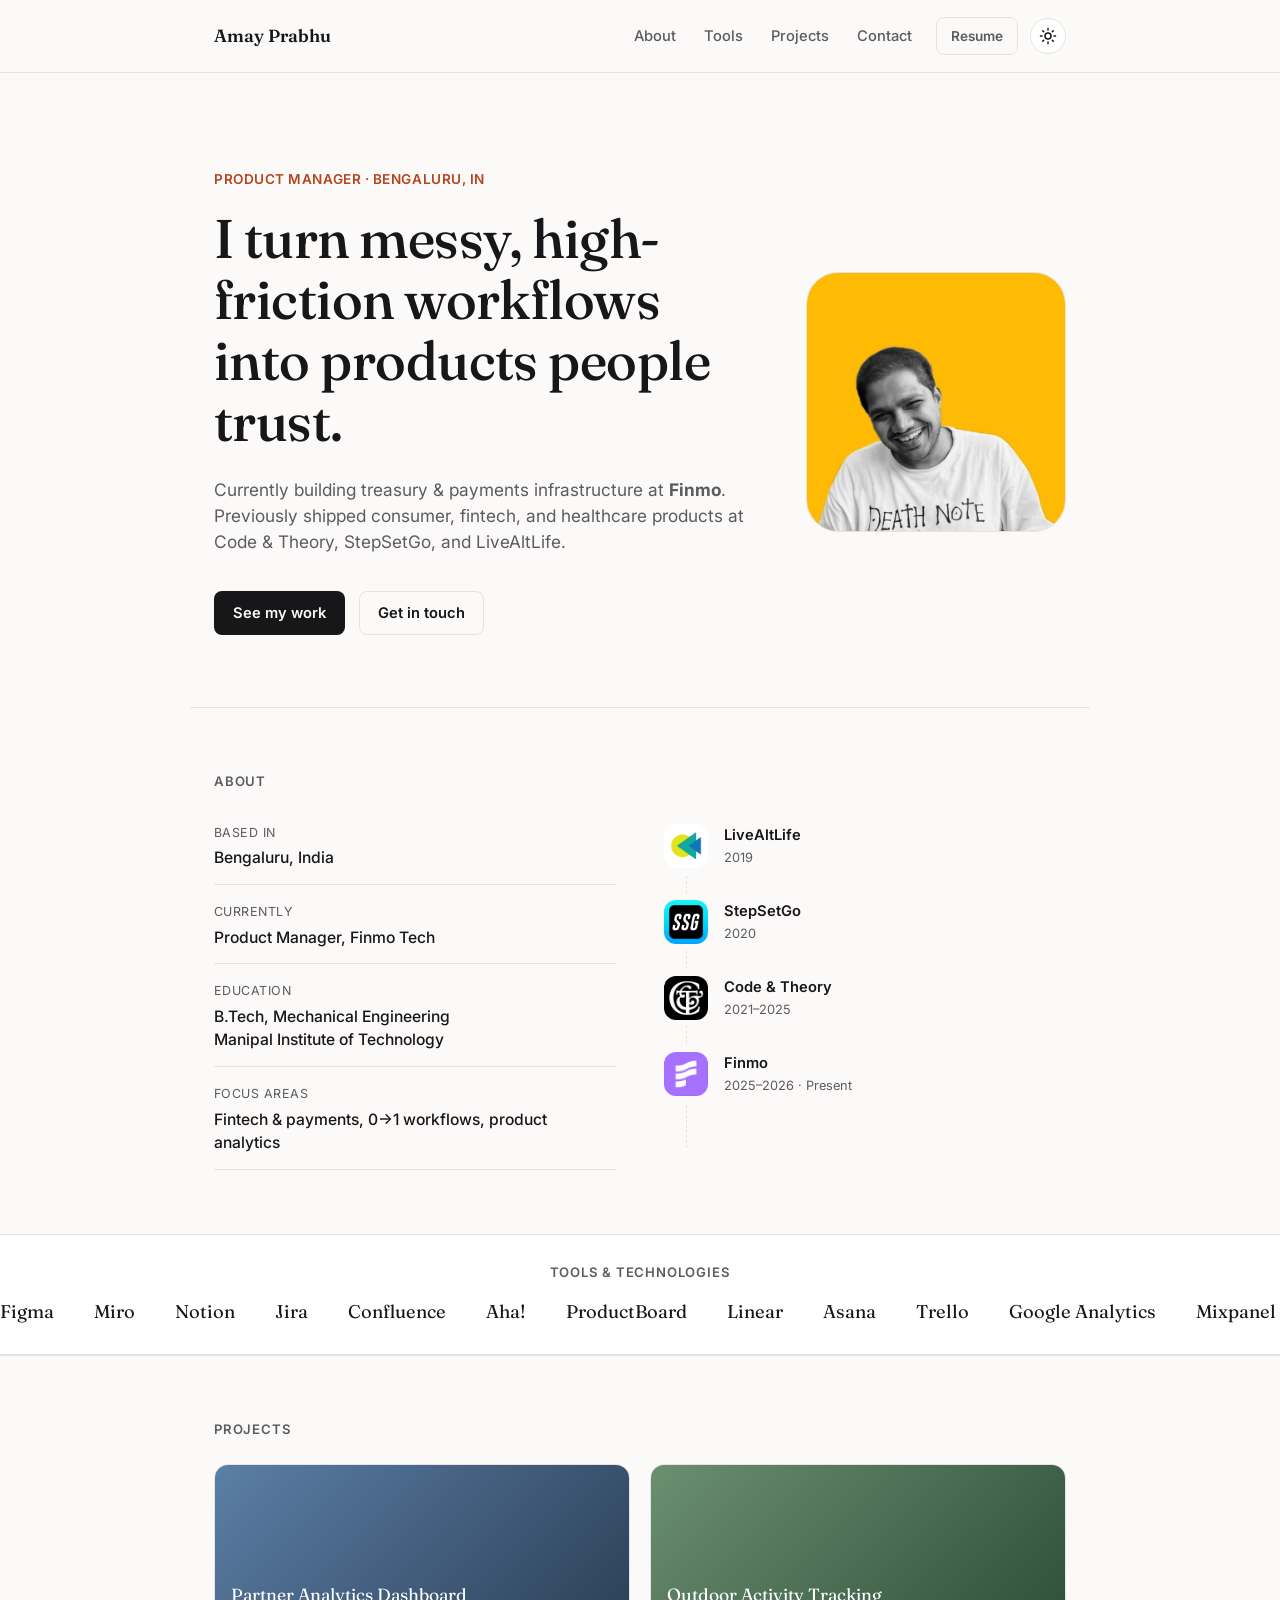
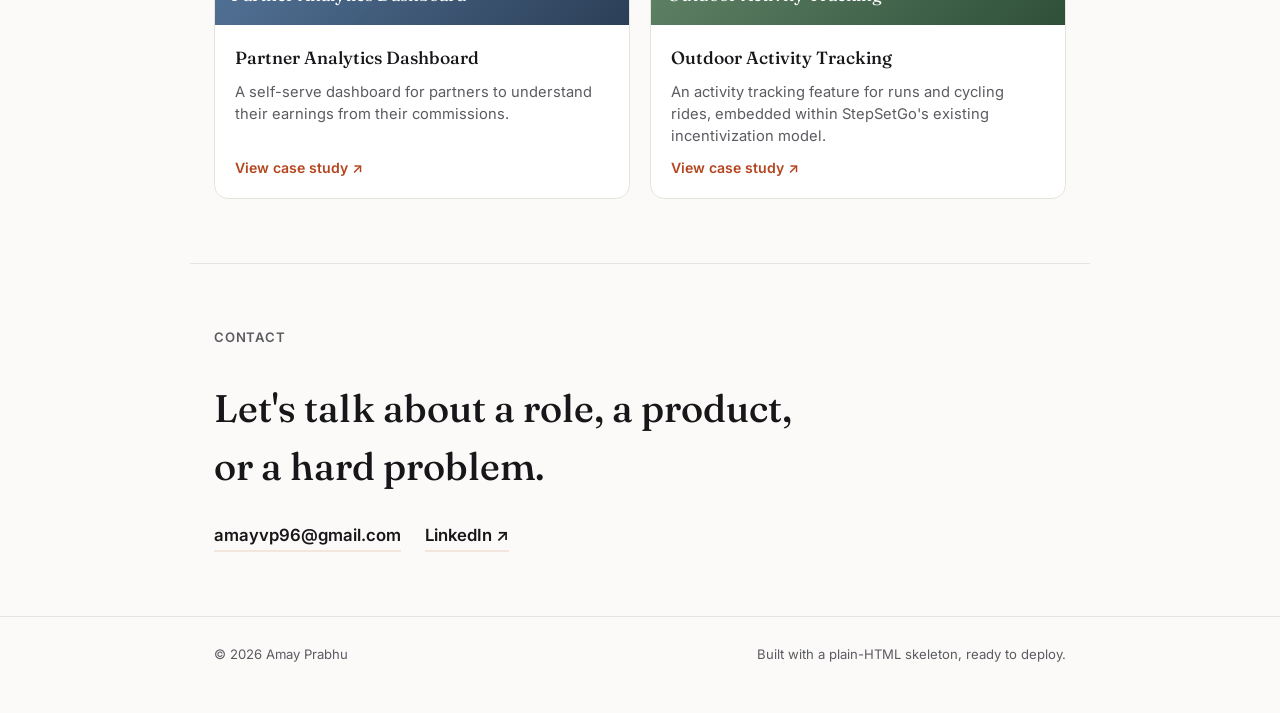
<file: index.html>
<!DOCTYPE html>
<html lang="en">
<head>
<meta charset="UTF-8" />
<meta name="viewport" content="width=device-width, initial-scale=1.0" />
<title>Amay Prabhu — Product Manager</title>
<meta name="description" content="Amay Prabhu — Product Manager building fintech, consumer, and healthcare products." />
<link rel="icon" href="data:,">
<link rel="preconnect" href="https://fonts.googleapis.com">
<link rel="preconnect" href="https://fonts.gstatic.com" crossorigin>
<link href="https://fonts.googleapis.com/css2?family=Fraunces:opsz,wght@9..144,400;9..144,500;9..144,600&family=Inter:wght@400;500;600;700&display=swap" rel="stylesheet">
<link rel="stylesheet" href="css/style.css" />
</head>
<body>

<header class="nav" id="nav">
  <div class="wrap nav-inner">
    <a href="#top" class="nav-brand">Amay Prabhu</a>
    <nav class="nav-links">
      <a href="#about">About</a>
      <a href="#tools">Tools</a>
      <a href="#projects">Projects</a>
      <a href="#contact">Contact</a>
    </nav>
    <div class="nav-actions">
      <a href="assets/Amay_Prabhu_Resume.pdf" class="btn btn-ghost" download>Resume</a>
      <button class="theme-toggle" id="themeToggle" aria-label="Toggle color theme">
        <svg id="iconSun" width="18" height="18" viewBox="0 0 24 24" fill="none" stroke="currentColor" stroke-width="2" stroke-linecap="round"><circle cx="12" cy="12" r="4"/><path d="M12 2v2M12 20v2M4.9 4.9l1.4 1.4M17.7 17.7l1.4 1.4M2 12h2M20 12h2M4.9 19.1l1.4-1.4M17.7 6.3l1.4-1.4"/></svg>
        <svg id="iconMoon" width="18" height="18" viewBox="0 0 24 24" fill="none" stroke="currentColor" stroke-width="2" stroke-linecap="round"><path d="M21 12.79A9 9 0 1 1 11.21 3 7 7 0 0 0 21 12.79Z"/></svg>
      </button>
    </div>
    <button class="nav-burger" id="navBurger" aria-label="Toggle menu">
      <span></span><span></span><span></span>
    </button>
  </div>
  <nav class="nav-links-mobile" id="navLinksMobile">
    <a href="#about">About</a>
    <a href="#tools">Tools</a>
    <a href="#projects">Projects</a>
    <a href="#contact">Contact</a>
    <a href="assets/Amay_Prabhu_Resume.pdf" download>Resume</a>
  </nav>
</header>

<main id="top">

  <section class="hero wrap">
    <div class="hero-text">
      <p class="eyebrow reveal">Product Manager · Bengaluru, IN</p>
      <h1 class="reveal">
        I turn messy, high-friction workflows<br class="br-desktop" />
        into products people trust.
      </h1>
      <p class="hero-sub reveal">
        Currently building treasury &amp; payments infrastructure at
        <strong>Finmo</strong>. Previously shipped consumer, fintech, and
        healthcare products at Code&nbsp;&amp;&nbsp;Theory, StepSetGo, and LiveAltLife.
      </p>
      <div class="hero-actions reveal">
        <a href="#projects" class="btn btn-primary">See my work</a>
        <a href="#contact" class="btn btn-outline">Get in touch</a>
      </div>
    </div>
    <div class="hero-photo reveal">
      <img src="assets/profile.png" alt="Amay Prabhu"
        onerror="this.style.display='none'; this.nextElementSibling.style.display='flex';" />
      <div class="hero-photo-fallback">AP</div>
    </div>
  </section>

  <section id="about" class="section wrap">
    <p class="section-label reveal">About</p>
    <div class="about-grid about-grid-split">
      <dl class="about-facts reveal">
        <div><dt>Based in</dt><dd>Bengaluru, India</dd></div>
        <div><dt>Currently</dt><dd>Product Manager, Finmo Tech</dd></div>
        <div><dt>Education</dt><dd>B.Tech, Mechanical Engineering<br />Manipal Institute of Technology</dd></div>
        <div><dt>Focus areas</dt><dd>Fintech &amp; payments, 0→1 workflows, product analytics</dd></div>
      </dl>

      <div class="timeline-col reveal">
        <div class="timeline-item">
          <div class="timeline-badge timeline-badge-contain" style="background:#fff;">
            <img src="assets/la_logo_icon.png" alt="LiveAltLife logo" />
          </div>
          <div class="timeline-text">
            <span class="timeline-company">LiveAltLife</span>
            <span class="timeline-year">2019</span>
          </div>
        </div>
        <div class="timeline-item">
          <div class="timeline-badge">
            <img src="assets/ssg_logo.png" alt="StepSetGo logo" />
          </div>
          <div class="timeline-text">
            <span class="timeline-company">StepSetGo</span>
            <span class="timeline-year">2020</span>
          </div>
        </div>
        <div class="timeline-item">
          <div class="timeline-badge">
            <img src="assets/ct_logo.jpg" alt="Code & Theory logo" />
          </div>
          <div class="timeline-text">
            <span class="timeline-company">Code &amp; Theory</span>
            <span class="timeline-year">2021–2025</span>
          </div>
        </div>
        <div class="timeline-item">
          <div class="timeline-badge">
            <img src="assets/finmo_logo.jpg" alt="Finmo logo" />
          </div>
          <div class="timeline-text">
            <span class="timeline-company">Finmo</span>
            <span class="timeline-year">2025–2026 · Present</span>
          </div>
        </div>
      </div>
    </div>
  </section>

  <section id="tools" class="tools-marquee reveal">
    <p class="marquee-label">Tools &amp; Technologies</p>
    <div class="marquee" role="list" aria-label="Tools and technologies I use">
      <div class="marquee-track">
        <span>Figma</span>
        <span>Miro</span>
        <span>Notion</span>
        <span>Jira</span>
        <span>Confluence</span>
        <span>Aha!</span>
        <span>ProductBoard</span>
        <span>Linear</span>
        <span>Asana</span>
        <span>Trello</span>
        <span>Google Analytics</span>
        <span>Mixpanel</span>
        <span>Amplitude</span>
        <span>CleverTap</span>
        <span>MoEngage</span>
        <span>Postman</span>
        <span>SQL</span>
        <span>Power BI</span>
        <span>Tableau</span>
        <span>Looker</span>
        <span>Optimizely</span>
        <span>LaunchDarkly</span>
        <span>Hotjar</span>
        <span>UserTesting</span>
        <span>SurveyMonkey</span>
        <span>Slack</span>
        <span>Salesforce</span>
        <span>Zendesk</span>
        <span>Claude AI</span>
        <span>GitHub</span>
      </div>
      <div class="marquee-track" aria-hidden="true">
        <span>Figma</span>
        <span>Miro</span>
        <span>Notion</span>
        <span>Jira</span>
        <span>Confluence</span>
        <span>Aha!</span>
        <span>ProductBoard</span>
        <span>Linear</span>
        <span>Asana</span>
        <span>Trello</span>
        <span>Google Analytics</span>
        <span>Mixpanel</span>
        <span>Amplitude</span>
        <span>CleverTap</span>
        <span>MoEngage</span>
        <span>Postman</span>
        <span>SQL</span>
        <span>Power BI</span>
        <span>Tableau</span>
        <span>Looker</span>
        <span>Optimizely</span>
        <span>LaunchDarkly</span>
        <span>Hotjar</span>
        <span>UserTesting</span>
        <span>SurveyMonkey</span>
        <span>Slack</span>
        <span>Salesforce</span>
        <span>Zendesk</span>
        <span>Claude AI</span>
        <span>GitHub</span>
      </div>
    </div>
  </section>

  <section id="projects" class="section projects-section">
    <div class="wrap">
      <div class="projects-head reveal">
        <p class="section-label">Projects</p>
      </div>

      <div class="projects-grid reveal">
        <article class="project-card">
          <div class="project-thumb" style="--thumb-a:#5b7fa6; --thumb-b:#2c3f57;">Partner Analytics Dashboard</div>
          <div class="project-body">
            <h3>Partner Analytics Dashboard</h3>
            <p>A self-serve dashboard for partners to understand their earnings from their commissions.</p>
            <a href="presentation/partner-analytics-dashboard/index.html" class="project-link">View case study ↗</a>
          </div>
        </article>
        <article class="project-card">
          <div class="project-thumb" style="--thumb-a:#6b8f71; --thumb-b:#2f4f39;">Outdoor Activity Tracking</div>
          <div class="project-body">
            <h3>Outdoor Activity Tracking</h3>
            <p>An activity tracking feature for runs and cycling rides, embedded within StepSetGo's existing incentivization model.</p>
            <a href="presentation/outdoor-activity-tracking/index.html" class="project-link">View case study ↗</a>
          </div>
        </article>
      </div>
    </div>
  </section>

  <section id="contact" class="section wrap contact">
    <p class="section-label reveal">Contact</p>
    <h2 class="reveal">Let's talk about a role, a product, or a hard problem.</h2>
    <div class="contact-links reveal">
      <a href="mailto:amayvp96@gmail.com">amayvp96@gmail.com</a>
      <a href="https://www.linkedin.com/in/amay-prabhu-52b70a135/" target="_blank" rel="noopener">LinkedIn ↗</a>
    </div>
  </section>

</main>

<footer class="footer">
  <div class="wrap footer-inner">
    <span>© <span id="year"></span> Amay Prabhu</span>
    <span>Built with a plain-HTML skeleton, ready to deploy.</span>
  </div>
</footer>

<script src="js/main.js"></script>
</body>
</html>
</file>
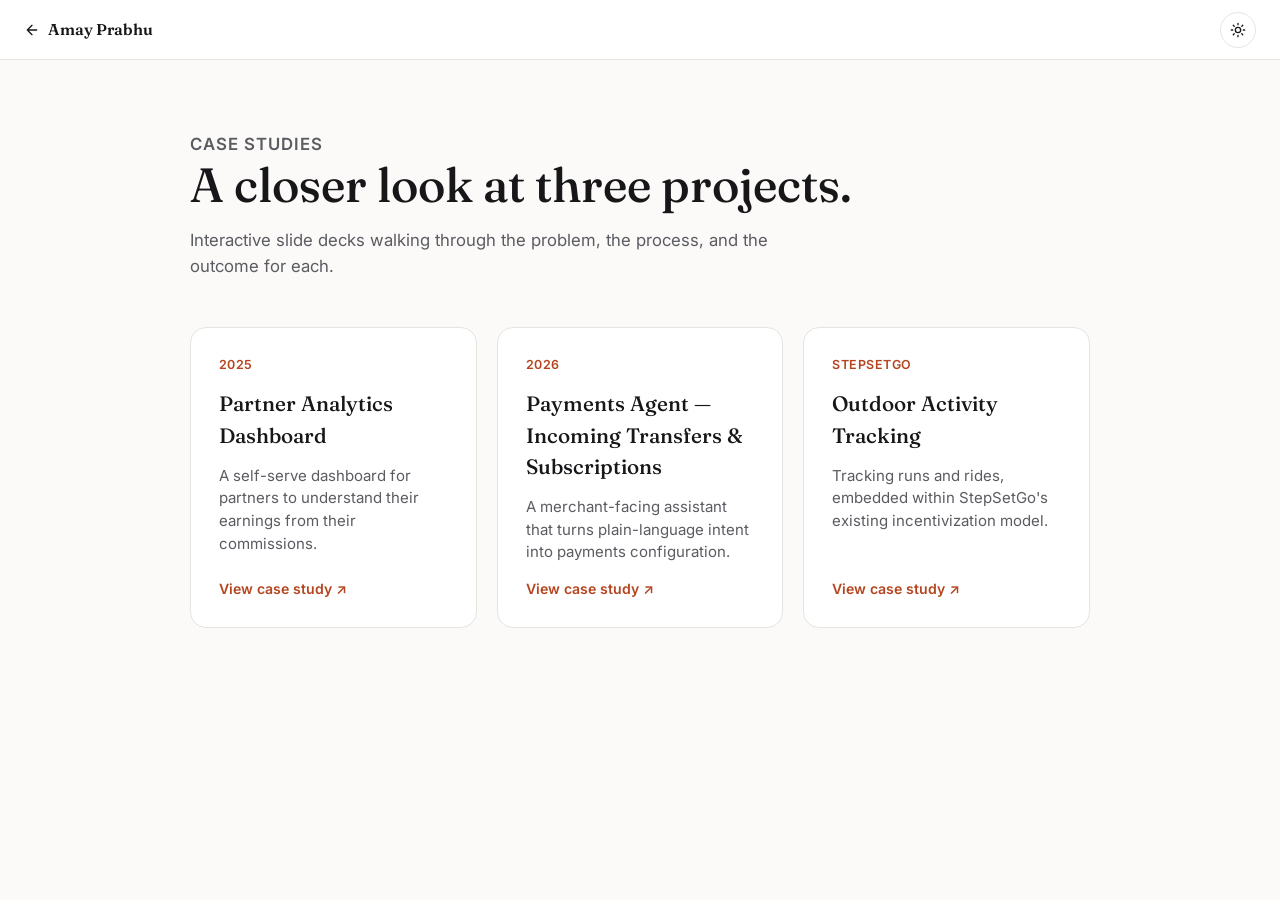
<file: presentation/index.html>
<!DOCTYPE html>
<html lang="en">
<head>
<meta charset="UTF-8" />
<meta name="viewport" content="width=device-width, initial-scale=1.0" />
<title>Case Studies | Amay Prabhu</title>
<meta name="description" content="Case study decks by Amay Prabhu." />
<link rel="icon" href="data:,">
<link rel="preconnect" href="https://fonts.googleapis.com">
<link rel="preconnect" href="https://fonts.gstatic.com" crossorigin>
<link href="https://fonts.googleapis.com/css2?family=Fraunces:opsz,wght@9..144,400;9..144,500;9..144,600&family=Inter:wght@400;500;600;700&display=swap" rel="stylesheet">
<link rel="stylesheet" href="../css/style.css" />
<link rel="stylesheet" href="hub.css" />
</head>
<body class="hub-body">

<header class="hub-bar">
  <a href="../index.html" class="hub-back" aria-label="Back to portfolio">
    <svg width="16" height="16" viewBox="0 0 24 24" fill="none" stroke="currentColor" stroke-width="2" stroke-linecap="round" stroke-linejoin="round"><path d="M19 12H5M12 19l-7-7 7-7"/></svg>
    Amay Prabhu
  </a>
  <button class="theme-toggle" id="themeToggle" aria-label="Toggle color theme">
    <svg id="iconSun" width="16" height="16" viewBox="0 0 24 24" fill="none" stroke="currentColor" stroke-width="2" stroke-linecap="round"><circle cx="12" cy="12" r="4"/><path d="M12 2v2M12 20v2M4.9 4.9l1.4 1.4M17.7 17.7l1.4 1.4M2 12h2M20 12h2M4.9 19.1l1.4-1.4M17.7 6.3l1.4-1.4"/></svg>
    <svg id="iconMoon" width="16" height="16" viewBox="0 0 24 24" fill="none" stroke="currentColor" stroke-width="2" stroke-linecap="round"><path d="M21 12.79A9 9 0 1 1 11.21 3 7 7 0 0 0 21 12.79Z"/></svg>
  </button>
</header>

<main class="hub-main">
  <div class="hub-head">
    <p class="section-label">Case Studies</p>
    <h1>A closer look at three projects.</h1>
    <p>Interactive slide decks walking through the problem, the process, and the outcome for each.</p>
  </div>

  <div class="hub-grid">
    <a href="partner-analytics-dashboard/index.html" class="hub-card">
      <span class="hub-card-year">2025</span>
      <h2>Partner Analytics Dashboard</h2>
      <p>A self-serve dashboard for partners to understand their earnings from their commissions.</p>
      <span class="hub-card-cta">View case study ↗</span>
    </a>
    <a href="payments-agent/index.html" class="hub-card">
      <span class="hub-card-year">2026</span>
      <h2>Payments Agent — Incoming Transfers &amp; Subscriptions</h2>
      <p>A merchant-facing assistant that turns plain-language intent into payments configuration.</p>
      <span class="hub-card-cta">View case study ↗</span>
    </a>
    <a href="outdoor-activity-tracking/index.html" class="hub-card">
      <span class="hub-card-year">StepSetGo</span>
      <h2>Outdoor Activity Tracking</h2>
      <p>Tracking runs and rides, embedded within StepSetGo's existing incentivization model.</p>
      <span class="hub-card-cta">View case study ↗</span>
    </a>
  </div>
</main>

<script>
  (function () {
    var root = document.documentElement;
    var toggle = document.getElementById("themeToggle");
    var stored = localStorage.getItem("theme");
    var prefersDark = window.matchMedia("(prefers-color-scheme: dark)").matches;
    function applyTheme(theme) {
      root.setAttribute("data-theme", theme);
      localStorage.setItem("theme", theme);
    }
    applyTheme(stored || (prefersDark ? "dark" : "light"));
    toggle.addEventListener("click", function () {
      var next = root.getAttribute("data-theme") === "dark" ? "light" : "dark";
      applyTheme(next);
    });
  })();
</script>
</body>
</html>
</file>
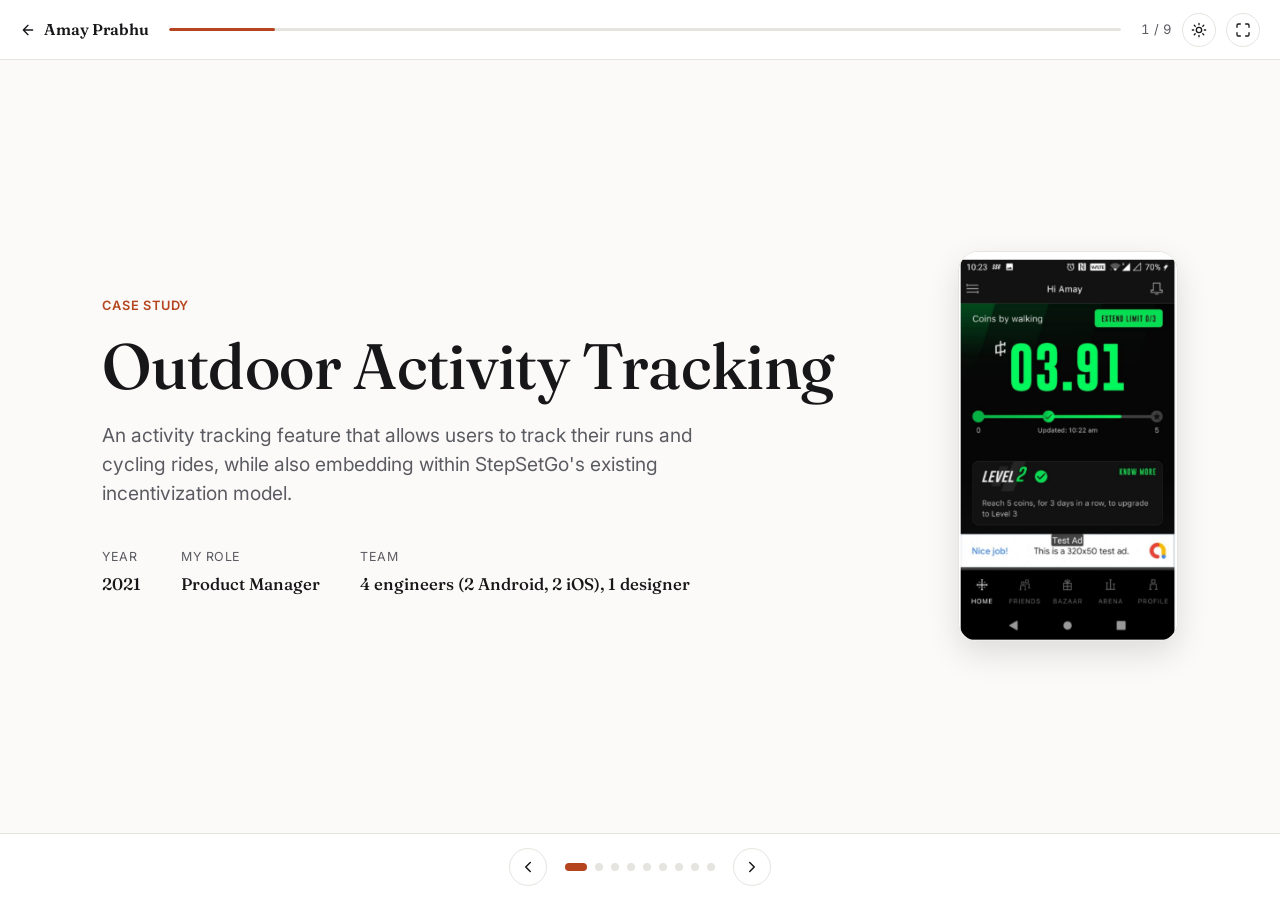
<file: presentation/outdoor-activity-tracking/index.html>
<!DOCTYPE html>
<html lang="en">
<head>
<meta charset="UTF-8" />
<meta name="viewport" content="width=device-width, initial-scale=1.0" />
<title>Outdoor Activity Tracking — Case Study | Amay Prabhu</title>
<meta name="description" content="Case study deck: Outdoor Activity Tracking, by Amay Prabhu." />
<link rel="icon" href="data:,">
<link rel="preconnect" href="https://fonts.googleapis.com">
<link rel="preconnect" href="https://fonts.gstatic.com" crossorigin>
<link href="https://fonts.googleapis.com/css2?family=Fraunces:opsz,wght@9..144,400;9..144,500;9..144,600&family=Inter:wght@400;500;600;700&display=swap" rel="stylesheet">
<link rel="stylesheet" href="../../css/style.css" />
<link rel="stylesheet" href="../shared.css" />
</head>
<body class="deck-body">

<div class="deck" id="deck">

  <header class="deck-bar">
    <a href="../../index.html#projects" class="deck-back" aria-label="Back to portfolio">
      <svg width="16" height="16" viewBox="0 0 24 24" fill="none" stroke="currentColor" stroke-width="2" stroke-linecap="round" stroke-linejoin="round"><path d="M19 12H5M12 19l-7-7 7-7"/></svg>
      Amay Prabhu
    </a>

    <div class="deck-progress" aria-hidden="true">
      <div class="deck-progress-fill" id="progressFill"></div>
    </div>

    <div class="deck-bar-right">
      <span class="deck-counter"><span id="slideCurrent">1</span>&nbsp;/&nbsp;<span id="slideTotal">9</span></span>
      <button class="theme-toggle" id="themeToggle" aria-label="Toggle color theme">
        <svg id="iconSun" width="16" height="16" viewBox="0 0 24 24" fill="none" stroke="currentColor" stroke-width="2" stroke-linecap="round"><circle cx="12" cy="12" r="4"/><path d="M12 2v2M12 20v2M4.9 4.9l1.4 1.4M17.7 17.7l1.4 1.4M2 12h2M20 12h2M4.9 19.1l1.4-1.4M17.7 6.3l1.4-1.4"/></svg>
        <svg id="iconMoon" width="16" height="16" viewBox="0 0 24 24" fill="none" stroke="currentColor" stroke-width="2" stroke-linecap="round"><path d="M21 12.79A9 9 0 1 1 11.21 3 7 7 0 0 0 21 12.79Z"/></svg>
      </button>
      <button class="deck-fullscreen" id="fullscreenBtn" aria-label="Toggle fullscreen">
        <svg width="16" height="16" viewBox="0 0 24 24" fill="none" stroke="currentColor" stroke-width="2" stroke-linecap="round" stroke-linejoin="round"><path d="M8 3H5a2 2 0 0 0-2 2v3M16 3h3a2 2 0 0 1 2 2v3M21 16v3a2 2 0 0 1-2 2h-3M3 16v3a2 2 0 0 0 2 2h3"/></svg>
      </button>
    </div>
  </header>

  <main class="deck-stage" id="deckStage">
    <div class="deck-track" id="deckTrack">

      <!-- 1. Intro -->
      <section class="slide slide-intro slide-intro-media" id="slide-1" aria-label="Slide 1">
        <div class="intro-content">
          <p class="slide-eyebrow">Case Study</p>
          <h1 class="slide-title-xl">Outdoor Activity Tracking</h1>
          <p class="slide-subtitle">An activity tracking feature that allows users to track their runs and cycling rides, while also embedding within StepSetGo's existing incentivization model.</p>
          <dl class="intro-meta">
            <div><dt>Year</dt><dd>2021</dd></div>
            <div><dt>My role</dt><dd>Product Manager</dd></div>
            <div><dt>Team</dt><dd>4 engineers (2 Android, 2 iOS), 1 designer</dd></div>
          </dl>
        </div>
        <div class="intro-media">
          <img src="../../assets/ss_slide1.png" alt="StepSetGo home screen showing Coins by Walking balance" />
        </div>
      </section>

      <!-- 2. Problem statement I -->
      <section class="slide" id="slide-2" aria-label="Slide 2">
        <p class="slide-eyebrow">Problem Statement</p>
        <h2 class="slide-title">Why this, why now</h2>
        <p class="slide-lede">Through user interviews &amp; surveys, we realised many users used a wide range of apps like Strava, NRC, and Adidas Running to track their runs/cycling rides. The goal was to make StepSetGo a one-stop shop for all things fitness.</p>
      </section>

      <!-- 3. Problem statement II -->
      <section class="slide" id="slide-3" aria-label="Slide 3">
        <p class="slide-eyebrow">Problem Statement</p>
        <h2 class="slide-title">Breaking it down</h2>
        <ol class="numbered-list">
          <li>
            <span class="numbered-index">01</span>
            <div><h3>Defining the Incentivization Model</h3><p>With StepSetGo's model already in place, a new ruleset had to be defined for new activity types while covering a wide range of corner cases.</p></div>
          </li>
          <li>
            <span class="numbered-index">02</span>
            <div><h3>Fraud Detection Model</h3><p>Checks to ensure that the activity is actually being done (for eg: differentiating between a run and a walk).</p></div>
          </li>
          <li>
            <span class="numbered-index">03</span>
            <div><h3>Accuracy of Activity Metrics</h3><p>Accurate computation of raw data parsed through Google Maps and the user's movement coordinates.</p></div>
          </li>
        </ol>
      </section>

      <!-- 4. User goals (no pain points) -->
      <section class="slide" id="slide-4" aria-label="Slide 4">
        <p class="slide-eyebrow">User Goals</p>
        <h2 class="slide-title">What people needed</h2>
        <div class="two-col two-col-single">
          <div class="two-col-card">
            <p class="callout-label">Goals</p>
            <ul class="check-list">
              <li>A one-stop shop for all things fitness</li>
              <li>A fun way to adopt running/cycling into their fitness routine</li>
            </ul>
          </div>
        </div>
      </section>

      <!-- 5. Business goals -->
      <section class="slide" id="slide-5" aria-label="Slide 5">
        <p class="slide-eyebrow">Business Goals</p>
        <h2 class="slide-title">What success looked like for the business</h2>
        <div class="stat-grid stat-grid-2">
          <div class="stat-card">
            <p class="stat-value">~50,000</p>
            <p class="stat-label">increase in MAU within the first 2 months</p>
            <span class="insight-tag">New ICP opened</span>
          </div>
          <div class="stat-card">
            <p class="stat-value">5/week</p>
            <p class="stat-label">activities logged, among power users</p>
            <span class="insight-tag">Among the power users</span>
          </div>
        </div>
      </section>

      <!-- 6. Competitor analysis -->
      <section class="slide" id="slide-6" aria-label="Slide 6">
        <p class="slide-eyebrow">Competitor Analysis</p>
        <h2 class="slide-title">Feature-by-feature comparison</h2>
        <div class="table-wrap">
          <table class="comp-table">
            <thead>
              <tr>
                <th>Feature</th>
                <th>Strava</th>
                <th>Nike Run Club</th>
                <th>Adidas Running</th>
                <th class="comp-us">StepSetGo</th>
                <th>Notes</th>
              </tr>
            </thead>
            <tbody>
              <tr><td>Option to Set a Goal</td><td>Y</td><td>Y</td><td>Y</td><td class="comp-us">Y</td><td>Required for MVP</td></tr>
              <tr><td>Audio Feedback</td><td>N</td><td>Y</td><td>Y</td><td class="comp-us">N</td><td>Good to have, parked for v2</td></tr>
              <tr><td>Live Activity Splits &amp; Route Updates</td><td>Y*</td><td>N</td><td>Y</td><td class="comp-us">Y</td><td>Required for MVP</td></tr>
              <tr><td>Adding Photos / Social Features</td><td>Y</td><td>Y</td><td>Y</td><td class="comp-us">Y</td><td>Required for MVP</td></tr>
            </tbody>
          </table>
        </div>
      </section>

      <!-- 7. The solution, in screenshots -->
      <section class="slide" id="slide-7" aria-label="Slide 7">
        <p class="slide-eyebrow">The Solution</p>
        <h2 class="slide-title">The experience, end to end</h2>
        <div class="screens-grid">
          <figure class="screen-frame">
            <img src="../../assets/ss1_slide7.png" alt="Start a run or ride screen" />
            <figcaption>Start a run or ride</figcaption>
          </figure>
          <figure class="screen-frame">
            <img src="../../assets/ss2_slide7.png" alt="Live cycling tracking screen" />
            <figcaption>Live tracking mid-activity</figcaption>
          </figure>
          <figure class="screen-frame">
            <img src="../../assets/ss3_slide7.png" alt="Post-activity run summary screen" />
            <figcaption>Post-activity summary</figcaption>
          </figure>
        </div>
      </section>

      <!-- 8. Impact -->
      <section class="slide" id="slide-8" aria-label="Slide 8">
        <p class="slide-eyebrow">Impact</p>
        <h2 class="slide-title">What changed after launch</h2>
        <div class="stat-grid stat-grid-2">
          <div class="stat-card">
            <p class="stat-value">20%</p>
            <p class="stat-label">of MAU completed at least 1 activity within the first 15 days of launch</p>
          </div>
          <div class="stat-card">
            <p class="stat-value">87%</p>
            <p class="stat-label">post-activity metric accuracy, reported by the 5–6% of users who completed the feedback nudge form</p>
          </div>
        </div>
      </section>

      <!-- 9. Thank you -->
      <section class="slide slide-thanks" id="slide-9" aria-label="Slide 9">
        <p class="slide-eyebrow">Thank You</p>
        <h1 class="slide-title-xl">Questions, thoughts, feedback?</h1>
        <p class="slide-subtitle">I'd love to talk through any part of this in more detail.</p>
        <div class="thanks-links">
          <a href="mailto:amayvp96@gmail.com">amayvp96@gmail.com</a>
          <a href="https://www.linkedin.com/in/amay-prabhu-52b70a135/" target="_blank" rel="noopener">LinkedIn ↗</a>
          <a href="../../index.html">Back to portfolio ↗</a>
        </div>
      </section>

    </div>
  </main>

  <nav class="deck-nav" aria-label="Slide navigation">
    <button class="carousel-btn" id="prevBtn" aria-label="Previous slide">
      <svg width="18" height="18" viewBox="0 0 24 24" fill="none" stroke="currentColor" stroke-width="2" stroke-linecap="round" stroke-linejoin="round"><path d="M15 18l-6-6 6-6"/></svg>
    </button>
    <div class="deck-dots" id="deckDots"></div>
    <button class="carousel-btn" id="nextBtn" aria-label="Next slide">
      <svg width="18" height="18" viewBox="0 0 24 24" fill="none" stroke="currentColor" stroke-width="2" stroke-linecap="round" stroke-linejoin="round"><path d="M9 18l6-6-6-6"/></svg>
    </button>
  </nav>

</div>

<script src="../shared.js"></script>
</body>
</html>
</file>
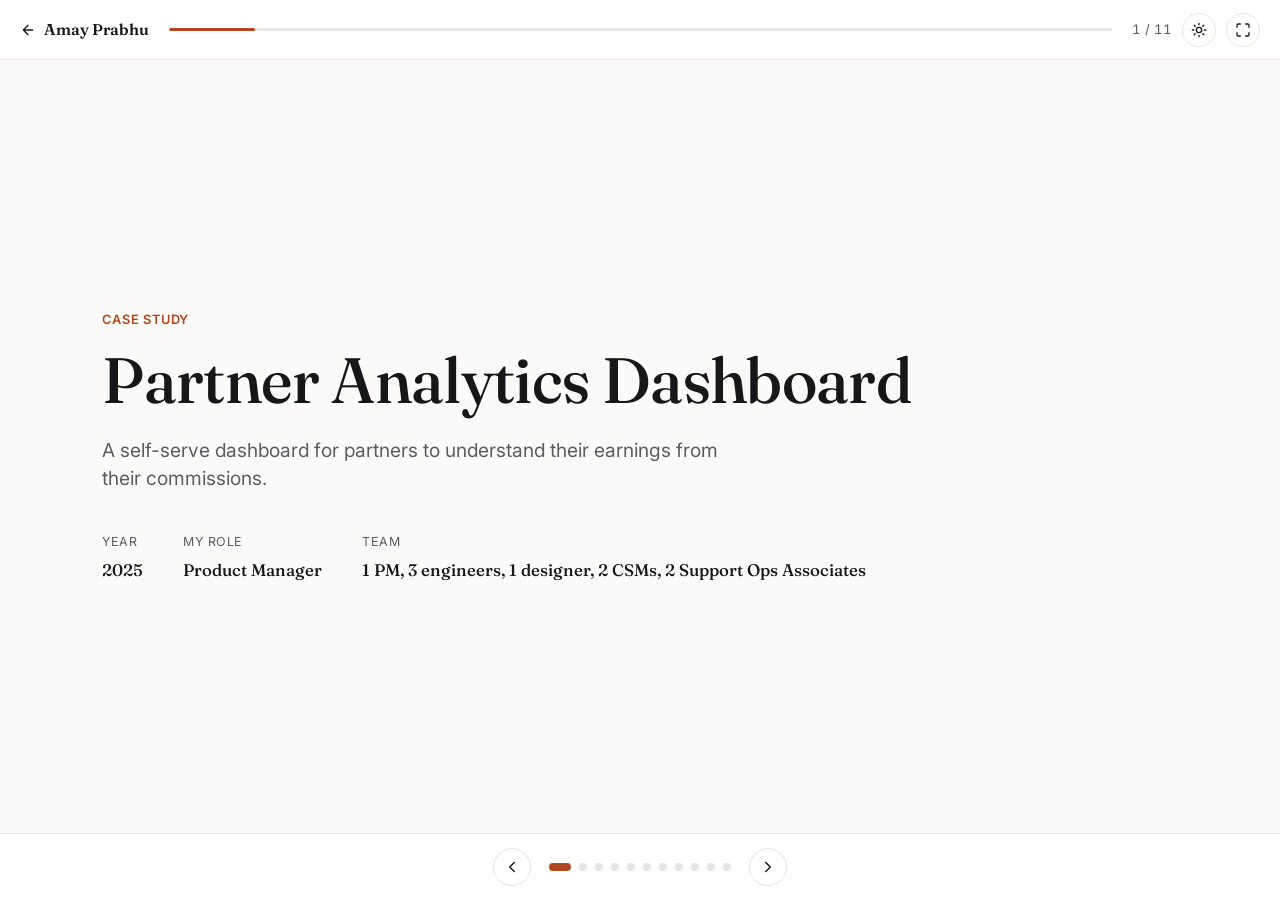
<file: presentation/partner-analytics-dashboard/index.html>
<!DOCTYPE html>
<html lang="en">
<head>
<meta charset="UTF-8" />
<meta name="viewport" content="width=device-width, initial-scale=1.0" />
<title>Partner Analytics Dashboard — Case Study | Amay Prabhu</title>
<meta name="description" content="Case study deck: Partner Analytics Dashboard, by Amay Prabhu." />
<link rel="icon" href="data:,">
<link rel="preconnect" href="https://fonts.googleapis.com">
<link rel="preconnect" href="https://fonts.gstatic.com" crossorigin>
<link href="https://fonts.googleapis.com/css2?family=Fraunces:opsz,wght@9..144,400;9..144,500;9..144,600&family=Inter:wght@400;500;600;700&display=swap" rel="stylesheet">
<link rel="stylesheet" href="../../css/style.css" />
<link rel="stylesheet" href="../shared.css" />
</head>
<body class="deck-body">

<div class="deck" id="deck">

  <header class="deck-bar">
    <a href="../../index.html#projects" class="deck-back" aria-label="Back to portfolio">
      <svg width="16" height="16" viewBox="0 0 24 24" fill="none" stroke="currentColor" stroke-width="2" stroke-linecap="round" stroke-linejoin="round"><path d="M19 12H5M12 19l-7-7 7-7"/></svg>
      Amay Prabhu
    </a>

    <div class="deck-progress" aria-hidden="true">
      <div class="deck-progress-fill" id="progressFill"></div>
    </div>

    <div class="deck-bar-right">
      <span class="deck-counter"><span id="slideCurrent">1</span>&nbsp;/&nbsp;<span id="slideTotal">11</span></span>
      <button class="theme-toggle" id="themeToggle" aria-label="Toggle color theme">
        <svg id="iconSun" width="16" height="16" viewBox="0 0 24 24" fill="none" stroke="currentColor" stroke-width="2" stroke-linecap="round"><circle cx="12" cy="12" r="4"/><path d="M12 2v2M12 20v2M4.9 4.9l1.4 1.4M17.7 17.7l1.4 1.4M2 12h2M20 12h2M4.9 19.1l1.4-1.4M17.7 6.3l1.4-1.4"/></svg>
        <svg id="iconMoon" width="16" height="16" viewBox="0 0 24 24" fill="none" stroke="currentColor" stroke-width="2" stroke-linecap="round"><path d="M21 12.79A9 9 0 1 1 11.21 3 7 7 0 0 0 21 12.79Z"/></svg>
      </button>
      <button class="deck-fullscreen" id="fullscreenBtn" aria-label="Toggle fullscreen">
        <svg width="16" height="16" viewBox="0 0 24 24" fill="none" stroke="currentColor" stroke-width="2" stroke-linecap="round" stroke-linejoin="round"><path d="M8 3H5a2 2 0 0 0-2 2v3M16 3h3a2 2 0 0 1 2 2v3M21 16v3a2 2 0 0 1-2 2h-3M3 16v3a2 2 0 0 0 2 2h3"/></svg>
      </button>
    </div>
  </header>

  <main class="deck-stage" id="deckStage">
    <div class="deck-track" id="deckTrack">

      <!-- 1. Intro -->
      <section class="slide slide-intro" id="slide-1" aria-label="Slide 1">
        <p class="slide-eyebrow">Case Study</p>
        <h1 class="slide-title-xl">Partner Analytics Dashboard</h1>
        <p class="slide-subtitle">A self-serve dashboard for partners to understand their earnings from their commissions.</p>
        <dl class="intro-meta">
          <div><dt>Year</dt><dd>2025</dd></div>
          <div><dt>My role</dt><dd>Product Manager</dd></div>
          <div><dt>Team</dt><dd>1 PM, 3 engineers, 1 designer, 2 CSMs, 2 Support Ops Associates</dd></div>
        </dl>
      </section>

      <!-- 2. Problem statement I -->
      <section class="slide" id="slide-2" aria-label="Slide 2">
        <p class="slide-eyebrow">Problem Statement</p>
        <h2 class="slide-title">Why this, why now</h2>
        <p class="slide-lede">An increase in support tickets about commission calculation and settlements by Finmo's partner network led to the inception of this project.</p>
      </section>

      <!-- 3. Problem statement II -->
      <section class="slide" id="slide-3" aria-label="Slide 3">
        <p class="slide-eyebrow">Problem Statement</p>
        <h2 class="slide-title">Breaking it down</h2>
        <ol class="numbered-list">
          <li>
            <span class="numbered-index">01</span>
            <div><h3>High Support Tickets</h3><p>A surge of commission-related support tickets (approx 25%) when the partner network expanded.</p></div>
          </li>
          <li>
            <span class="numbered-index">02</span>
            <div><h3>FinOps Overload &amp; Inefficiency</h3><p>Internal teams worked on multiple Excel sheets per partner to resolve calculation mismatches.</p></div>
          </li>
          <li>
            <span class="numbered-index">03</span>
            <div><h3>Partner Engagement with Finmo</h3><p>The CSM team would have to raise multiple data requests for their weekly engagement call.</p></div>
          </li>
        </ol>
      </section>

      <!-- 4. User goals & pain points -->
      <section class="slide" id="slide-4" aria-label="Slide 4">
        <p class="slide-eyebrow">User Goals &amp; Pain Points</p>
        <h2 class="slide-title">What people needed, what was getting in the way</h2>
        <div class="two-col">
          <div class="two-col-card">
            <p class="callout-label">Goals</p>
            <ul class="check-list">
              <li>Real-time updates on commission earnings</li>
              <li>Transparency into how commission earnings are calculated</li>
            </ul>
          </div>
          <div class="two-col-card two-col-card-pain">
            <p class="callout-label">Pain points</p>
            <ul class="pain-list">
              <li>No place to see overall commissions</li>
              <li>Import transactions into an Excel sheet to calculate earnings</li>
            </ul>
          </div>
        </div>
      </section>

      <!-- 5. Business goals -->
      <section class="slide" id="slide-5" aria-label="Slide 5">
        <p class="slide-eyebrow">Business Goals</p>
        <h2 class="slide-title">What success looked like for the business</h2>
        <div class="stat-grid stat-grid-2">
          <div class="stat-card">
            <p class="stat-value">60–70%</p>
            <p class="stat-label">reduction in support tickets</p>
          </div>
          <div class="stat-card">
            <p class="stat-value">25–30%</p>
            <p class="stat-label">more partner leads qualified through a more robust demo of the platform</p>
          </div>
        </div>
      </section>

      <!-- 6. Initial exploration I -->
      <section class="slide" id="slide-6" aria-label="Slide 6">
        <p class="slide-eyebrow">Initial Exploration</p>
        <h2 class="slide-title">Directions we considered</h2>
        <div class="explore-grid explore-grid-2">
          <figure class="explore-card">
            <div class="explore-thumb" style="--thumb-a:#e08659; --thumb-b:#b4451f;">Email Updates</div>
            <figcaption>A daily CSV report of the latest commission updates, and trigger additional emails if the TPV for that day exceeds a set threshold.</figcaption>
          </figure>
          <figure class="explore-card">
            <div class="explore-thumb" style="--thumb-a:#5b7fa6; --thumb-b:#2c3f57;">A Self-Serve Dashboard</div>
            <figcaption>A detailed dashboard giving partners direct visibility into their merchant network.</figcaption>
          </figure>
        </div>
      </section>

      <!-- 7. Initial exploration II -->
      <section class="slide" id="slide-7" aria-label="Slide 7">
        <p class="slide-eyebrow">Initial Exploration</p>
        <h2 class="slide-title">What we learned testing them</h2>
        <ul class="insight-list">
          <li><span class="insight-tag">Insight</span>While most partners actively used email alerts for other payment updates (new merchant KYB, onboarding, etc.), this new alert would add more noise to their existing processes.</li>
          <li><span class="insight-tag">Insight</span>Key earning info being lost in email threads.</li>
        </ul>
      </section>

      <!-- 8. Deciding the solution -->
      <section class="slide" id="slide-8" aria-label="Slide 8">
        <p class="slide-eyebrow">The Decision</p>
        <h2 class="slide-title">Why we chose this direction</h2>
        <div class="decision-panel">
          <p class="decision-choice">A self-serve dashboard</p>
          <p class="slide-lede">A self-serve dashboard would not only help resolve the immediate problems of operational efficiency and partner engagement, but it could also help partners unlock new opportunities by understanding their merchant network better.</p>
        </div>
      </section>

      <!-- 9. The dashboard, live -->
      <section class="slide" id="slide-9" aria-label="Slide 9">
        <p class="slide-eyebrow">The Solution</p>
        <h2 class="slide-title">What partners see</h2>
        <div class="image-frame">
          <img src="../../assets/pad.png" alt="Partner Analytics Dashboard — Finmo Partner Dashboard TPV view" />
        </div>
      </section>

      <!-- 10. Impact -->
      <section class="slide" id="slide-10" aria-label="Slide 10">
        <p class="slide-eyebrow">Impact</p>
        <h2 class="slide-title">What changed after launch</h2>
        <div class="stat-grid stat-grid-2">
          <div class="stat-card">
            <p class="stat-value">40–45</p>
            <p class="stat-label">weekly support tickets eliminated across 15–20 partners</p>
          </div>
          <div class="stat-card">
            <p class="stat-value">20–25 hrs/wk</p>
            <p class="stat-label">saved for FinOps by eliminating manual calculations</p>
          </div>
        </div>
      </section>

      <!-- 11. Thank you -->
      <section class="slide slide-thanks" id="slide-11" aria-label="Slide 11">
        <p class="slide-eyebrow">Thank You</p>
        <h1 class="slide-title-xl">Questions, thoughts, feedback?</h1>
        <p class="slide-subtitle">I'd love to talk through any part of this in more detail.</p>
        <div class="thanks-links">
          <a href="mailto:amayvp96@gmail.com">amayvp96@gmail.com</a>
          <a href="https://www.linkedin.com/in/amay-prabhu-52b70a135/" target="_blank" rel="noopener">LinkedIn ↗</a>
          <a href="../../index.html">Back to portfolio ↗</a>
        </div>
      </section>

    </div>
  </main>

  <nav class="deck-nav" aria-label="Slide navigation">
    <button class="carousel-btn" id="prevBtn" aria-label="Previous slide">
      <svg width="18" height="18" viewBox="0 0 24 24" fill="none" stroke="currentColor" stroke-width="2" stroke-linecap="round" stroke-linejoin="round"><path d="M15 18l-6-6 6-6"/></svg>
    </button>
    <div class="deck-dots" id="deckDots"></div>
    <button class="carousel-btn" id="nextBtn" aria-label="Next slide">
      <svg width="18" height="18" viewBox="0 0 24 24" fill="none" stroke="currentColor" stroke-width="2" stroke-linecap="round" stroke-linejoin="round"><path d="M9 18l6-6-6-6"/></svg>
    </button>
  </nav>

</div>

<script src="../shared.js"></script>
</body>
</html>
</file>
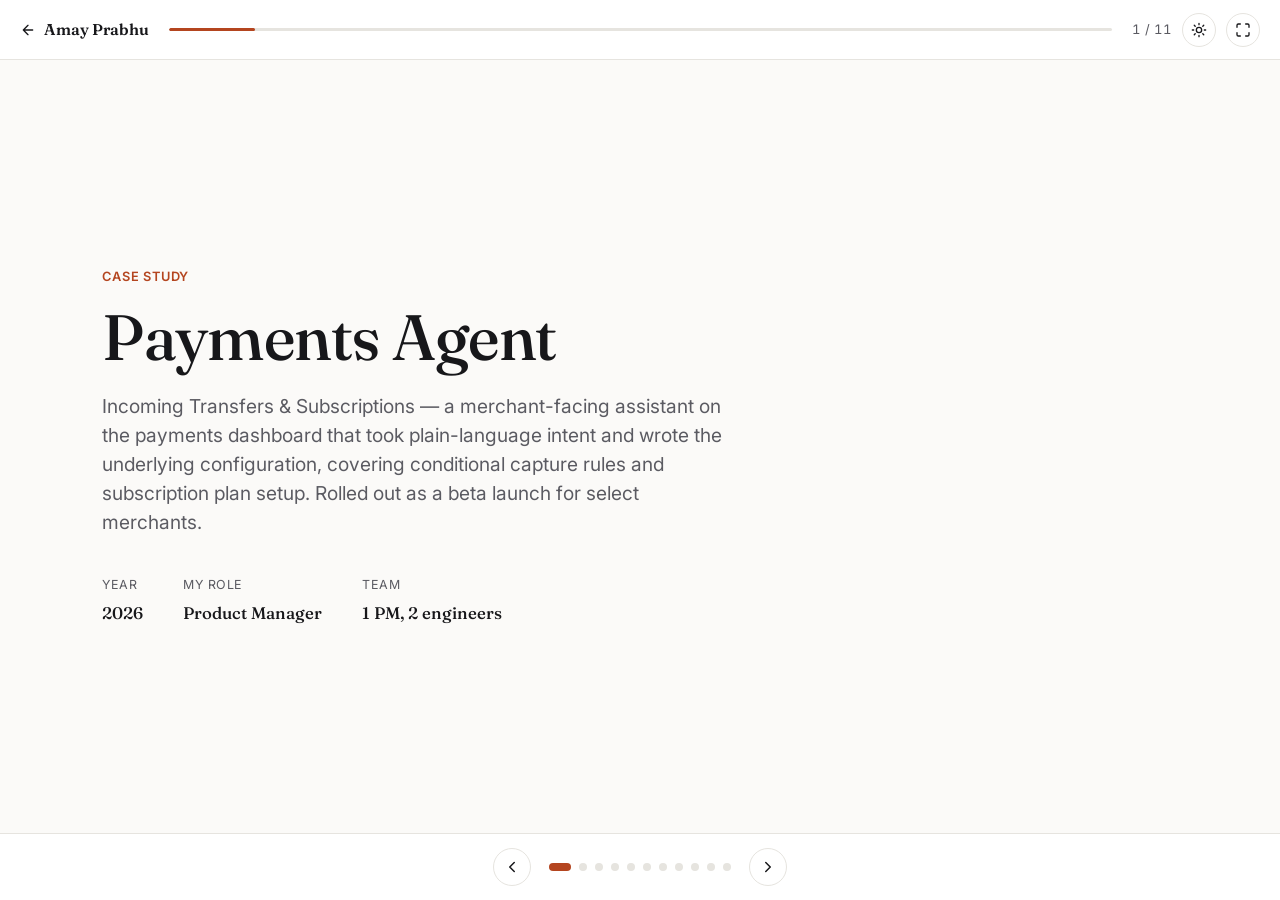
<file: presentation/payments-agent/index.html>
<!DOCTYPE html>
<html lang="en">
<head>
<meta charset="UTF-8" />
<meta name="viewport" content="width=device-width, initial-scale=1.0" />
<title>Payments Agent — Case Study | Amay Prabhu</title>
<meta name="description" content="Case study deck: Payments Agent — Incoming Transfers &amp; Subscriptions, by Amay Prabhu." />
<link rel="icon" href="data:,">
<link rel="preconnect" href="https://fonts.googleapis.com">
<link rel="preconnect" href="https://fonts.gstatic.com" crossorigin>
<link href="https://fonts.googleapis.com/css2?family=Fraunces:opsz,wght@9..144,400;9..144,500;9..144,600&family=Inter:wght@400;500;600;700&display=swap" rel="stylesheet">
<link rel="stylesheet" href="../../css/style.css" />
<link rel="stylesheet" href="../shared.css" />
</head>
<body class="deck-body">

<div class="deck" id="deck">

  <header class="deck-bar">
    <a href="../../index.html#projects" class="deck-back" aria-label="Back to portfolio">
      <svg width="16" height="16" viewBox="0 0 24 24" fill="none" stroke="currentColor" stroke-width="2" stroke-linecap="round" stroke-linejoin="round"><path d="M19 12H5M12 19l-7-7 7-7"/></svg>
      Amay Prabhu
    </a>

    <div class="deck-progress" aria-hidden="true">
      <div class="deck-progress-fill" id="progressFill"></div>
    </div>

    <div class="deck-bar-right">
      <span class="deck-counter"><span id="slideCurrent">1</span>&nbsp;/&nbsp;<span id="slideTotal">11</span></span>
      <button class="theme-toggle" id="themeToggle" aria-label="Toggle color theme">
        <svg id="iconSun" width="16" height="16" viewBox="0 0 24 24" fill="none" stroke="currentColor" stroke-width="2" stroke-linecap="round"><circle cx="12" cy="12" r="4"/><path d="M12 2v2M12 20v2M4.9 4.9l1.4 1.4M17.7 17.7l1.4 1.4M2 12h2M20 12h2M4.9 19.1l1.4-1.4M17.7 6.3l1.4-1.4"/></svg>
        <svg id="iconMoon" width="16" height="16" viewBox="0 0 24 24" fill="none" stroke="currentColor" stroke-width="2" stroke-linecap="round"><path d="M21 12.79A9 9 0 1 1 11.21 3 7 7 0 0 0 21 12.79Z"/></svg>
      </button>
      <button class="deck-fullscreen" id="fullscreenBtn" aria-label="Toggle fullscreen">
        <svg width="16" height="16" viewBox="0 0 24 24" fill="none" stroke="currentColor" stroke-width="2" stroke-linecap="round" stroke-linejoin="round"><path d="M8 3H5a2 2 0 0 0-2 2v3M16 3h3a2 2 0 0 1 2 2v3M21 16v3a2 2 0 0 1-2 2h-3M3 16v3a2 2 0 0 0 2 2h3"/></svg>
      </button>
    </div>
  </header>

  <main class="deck-stage" id="deckStage">
    <div class="deck-track" id="deckTrack">

      <!-- 1. Intro -->
      <section class="slide slide-intro" id="slide-1" aria-label="Slide 1">
        <p class="slide-eyebrow">Case Study</p>
        <h1 class="slide-title-xl">Payments Agent</h1>
        <p class="slide-subtitle">Incoming Transfers &amp; Subscriptions — a merchant-facing assistant on the payments dashboard that took plain-language intent and wrote the underlying configuration, covering conditional capture rules and subscription plan setup. Rolled out as a beta launch for select merchants.</p>
        <dl class="intro-meta">
          <div><dt>Year</dt><dd>2026</dd></div>
          <div><dt>My role</dt><dd>Product Manager</dd></div>
          <div><dt>Team</dt><dd>1 PM, 2 engineers</dd></div>
        </dl>
      </section>

      <!-- 2. Problem statement I -->
      <section class="slide" id="slide-2" aria-label="Slide 2">
        <p class="slide-eyebrow">Problem Statement</p>
        <h2 class="slide-title">Why this, why now</h2>
        <p class="slide-lede">The sales pipeline had leads that used to operate as traditional businesses who were now looking to automate a few processes. This project was an initiative to make the setup seamless for these merchants, while adding value to our existing merchant network.</p>
      </section>

      <!-- 3. Problem statement II (single statement) -->
      <section class="slide" id="slide-3" aria-label="Slide 3">
        <p class="slide-eyebrow">Problem Statement</p>
        <h2 class="slide-title">The core problem</h2>
        <div class="decision-panel">
          <p class="decision-choice">Outcome-to-Configuration Gap</p>
          <p class="slide-lede">Empowering merchants to define their payment needs in the way their business operates, in a language they are comfortable with.</p>
        </div>
      </section>

      <!-- 4. User goals (no pain points) -->
      <section class="slide" id="slide-4" aria-label="Slide 4">
        <p class="slide-eyebrow">User Goals</p>
        <h2 class="slide-title">What people needed</h2>
        <div class="two-col two-col-single">
          <div class="two-col-card">
            <p class="callout-label">Goals</p>
            <ul class="check-list">
              <li>A simplified way to set up how payments are collected</li>
              <li>Flexibility to modify payment rules easily</li>
            </ul>
          </div>
        </div>
      </section>

      <!-- 5. Business goals -->
      <section class="slide" id="slide-5" aria-label="Slide 5">
        <p class="slide-eyebrow">Business Goals</p>
        <h2 class="slide-title">What success looked like for the business</h2>
        <div class="stat-grid">
          <div class="stat-card">
            <p class="stat-value">[Metric]</p>
            <p class="stat-label">[e.g. new ICP opened, revenue target, adoption rate]</p>
          </div>
          <div class="stat-card">
            <p class="stat-value">[Metric]</p>
            <p class="stat-label">[Goal description]</p>
          </div>
          <div class="stat-card">
            <p class="stat-value">[Metric]</p>
            <p class="stat-label">[Goal description]</p>
          </div>
        </div>
      </section>

      <!-- 6. Initial exploration I -->
      <section class="slide" id="slide-6" aria-label="Slide 6">
        <p class="slide-eyebrow">Initial Exploration</p>
        <h2 class="slide-title">Directions we considered</h2>
        <div class="explore-grid">
          <figure class="explore-card">
            <div class="explore-thumb" style="--thumb-a:#e08659; --thumb-b:#b4451f;">Concept A</div>
            <figcaption>[Short description of this direction and its tradeoffs.]</figcaption>
          </figure>
          <figure class="explore-card">
            <div class="explore-thumb" style="--thumb-a:#6b8f71; --thumb-b:#2f4f39;">Concept B</div>
            <figcaption>[Short description of this direction and its tradeoffs.]</figcaption>
          </figure>
          <figure class="explore-card">
            <div class="explore-thumb" style="--thumb-a:#5b7fa6; --thumb-b:#2c3f57;">Concept C</div>
            <figcaption>[Short description of this direction and its tradeoffs.]</figcaption>
          </figure>
        </div>
      </section>

      <!-- 7. Initial exploration II -->
      <section class="slide" id="slide-7" aria-label="Slide 7">
        <p class="slide-eyebrow">Initial Exploration</p>
        <h2 class="slide-title">What we learned testing them</h2>
        <ul class="insight-list">
          <li><span class="insight-tag">Insight</span>[Finding from user testing, prototyping, or stakeholder review.]</li>
          <li><span class="insight-tag">Insight</span>[Finding from user testing, prototyping, or stakeholder review.]</li>
          <li><span class="insight-tag">Insight</span>[Finding from user testing, prototyping, or stakeholder review.]</li>
        </ul>
      </section>

      <!-- 8. Deciding the solution -->
      <section class="slide" id="slide-8" aria-label="Slide 8">
        <p class="slide-eyebrow">The Decision</p>
        <h2 class="slide-title">Why we chose this direction</h2>
        <div class="decision-panel">
          <p class="decision-choice">[Name the chosen solution direction in one line.]</p>
          <p class="slide-lede">[2–3 sentences on the deciding factors — feasibility, user signal, business alignment, or timeline.]</p>
        </div>
      </section>

      <!-- 9. Embedded recording -->
      <section class="slide slide-video" id="slide-9" aria-label="Slide 9">
        <p class="slide-eyebrow">The Solution</p>
        <h2 class="slide-title">See it in action</h2>
        <div class="video-frame">
          <!-- Replace the src below with your recording: a YouTube/Vimeo/Loom embed URL,
               a Google Drive preview URL (https://drive.google.com/file/d/FILE_ID/preview —
               the file must be shared as "Anyone with the link can view"; the normal
               drive.google.com/.../view share link will NOT embed), or swap this iframe
               for a <video controls src="…mp4"> element. -->
          <iframe
            src="about:blank"
            title="Final solution walkthrough"
            allow="autoplay; fullscreen; picture-in-picture"
            allowfullscreen
            loading="lazy"></iframe>
          <div class="video-placeholder" id="videoPlaceholder">
            <p>Drop in your recording</p>
            <p class="video-placeholder-sub">Replace the iframe <code>src</code> in this file with a YouTube, Vimeo, Loom, or Google Drive embed link.</p>
          </div>
        </div>
      </section>

      <!-- 10. Impact -->
      <section class="slide" id="slide-10" aria-label="Slide 10">
        <p class="slide-eyebrow">Impact</p>
        <h2 class="slide-title">What changed after launch</h2>
        <div class="stat-grid stat-grid-2">
          <div class="stat-card">
            <p class="stat-value">4–5 msgs</p>
            <p class="stat-label">average conversation length per session to get end-of-day insights</p>
          </div>
          <div class="stat-card">
            <p class="stat-value">100–150/day</p>
            <p class="stat-label">transaction captures automated daily across 4–5 merchants</p>
          </div>
        </div>
      </section>

      <!-- 11. Thank you -->
      <section class="slide slide-thanks" id="slide-11" aria-label="Slide 11">
        <p class="slide-eyebrow">Thank You</p>
        <h1 class="slide-title-xl">Questions, thoughts, feedback?</h1>
        <p class="slide-subtitle">I'd love to talk through any part of this in more detail.</p>
        <div class="thanks-links">
          <a href="mailto:amayvp96@gmail.com">amayvp96@gmail.com</a>
          <a href="https://www.linkedin.com/in/amay-prabhu-52b70a135/" target="_blank" rel="noopener">LinkedIn ↗</a>
          <a href="../../index.html">Back to portfolio ↗</a>
        </div>
      </section>

    </div>
  </main>

  <nav class="deck-nav" aria-label="Slide navigation">
    <button class="carousel-btn" id="prevBtn" aria-label="Previous slide">
      <svg width="18" height="18" viewBox="0 0 24 24" fill="none" stroke="currentColor" stroke-width="2" stroke-linecap="round" stroke-linejoin="round"><path d="M15 18l-6-6 6-6"/></svg>
    </button>
    <div class="deck-dots" id="deckDots"></div>
    <button class="carousel-btn" id="nextBtn" aria-label="Next slide">
      <svg width="18" height="18" viewBox="0 0 24 24" fill="none" stroke="currentColor" stroke-width="2" stroke-linecap="round" stroke-linejoin="round"><path d="M9 18l6-6-6-6"/></svg>
    </button>
  </nav>

</div>

<script src="../shared.js"></script>
</body>
</html>
</file>
<file: css/style.css>
:root {
  --bg: #fbfaf8;
  --bg-elevated: #ffffff;
  --text: #17171a;
  --text-muted: #5b5b62;
  --border: #e6e4df;
  --accent: #b4451f;
  --accent-soft: #f3e6de;
  --font-serif: "Fraunces", Georgia, serif;
  --font-sans: "Inter", -apple-system, BlinkMacSystemFont, "Segoe UI", sans-serif;
  --nav-h: 72px;
  color-scheme: light;
}

:root[data-theme="dark"] {
  --bg: #121214;
  --bg-elevated: #1a1a1d;
  --text: #f1f0ec;
  --text-muted: #a3a29c;
  --border: #2c2c30;
  --accent: #e08659;
  --accent-soft: #2e211b;
  color-scheme: dark;
}

* { box-sizing: border-box; }

html { scroll-behavior: smooth; }

body {
  margin: 0;
  background: var(--bg);
  color: var(--text);
  font-family: var(--font-sans);
  line-height: 1.5;
  -webkit-font-smoothing: antialiased;
  transition: background 0.25s ease, color 0.25s ease;
}

.wrap {
  max-width: 900px;
  margin: 0 auto;
  padding: 0 24px;
}

a { color: inherit; }

/* Nav */
.nav {
  position: sticky;
  top: 0;
  z-index: 50;
  background: color-mix(in srgb, var(--bg) 88%, transparent);
  backdrop-filter: blur(10px);
  border-bottom: 1px solid var(--border);
}

.nav-inner {
  height: var(--nav-h);
  display: flex;
  align-items: center;
  gap: 24px;
}

.nav-brand {
  font-family: var(--font-serif);
  font-weight: 600;
  font-size: 1.1rem;
  text-decoration: none;
  margin-right: auto;
}

.nav-links {
  display: flex;
  gap: 28px;
}

.nav-links a {
  text-decoration: none;
  color: var(--text-muted);
  font-size: 0.92rem;
  font-weight: 500;
}

.nav-links a:hover { color: var(--text); }

.nav-actions {
  display: flex;
  align-items: center;
  gap: 12px;
}

.theme-toggle {
  border: 1px solid var(--border);
  background: var(--bg-elevated);
  color: var(--text);
  width: 36px;
  height: 36px;
  border-radius: 999px;
  display: flex;
  align-items: center;
  justify-content: center;
  cursor: pointer;
}

#iconMoon { display: none; }
:root[data-theme="dark"] #iconSun { display: none; }
:root[data-theme="dark"] #iconMoon { display: block; }

.nav-burger {
  display: none;
  flex-direction: column;
  gap: 4px;
  background: none;
  border: none;
  cursor: pointer;
  padding: 8px;
}
.nav-burger span {
  width: 20px;
  height: 2px;
  background: var(--text);
  border-radius: 2px;
}

.nav-links-mobile {
  display: none;
  flex-direction: column;
  padding: 12px 24px 20px;
  border-top: 1px solid var(--border);
}
.nav-links-mobile a {
  padding: 10px 0;
  text-decoration: none;
  color: var(--text);
  font-size: 0.98rem;
  border-bottom: 1px solid var(--border);
}
.nav-links-mobile a:last-child { border-bottom: none; }

/* Buttons */
.btn {
  display: inline-flex;
  align-items: center;
  justify-content: center;
  padding: 10px 18px;
  border-radius: 8px;
  font-size: 0.92rem;
  font-weight: 600;
  text-decoration: none;
  border: 1px solid transparent;
  cursor: pointer;
  white-space: nowrap;
}
.btn-primary { background: var(--text); color: var(--bg); }
.btn-primary:hover { opacity: 0.85; }
.btn-outline { border-color: var(--border); }
.btn-outline:hover { border-color: var(--text); }
.btn-ghost { color: var(--text-muted); border-color: var(--border); padding: 8px 14px; font-size: 0.85rem; }
.btn-ghost:hover { color: var(--text); border-color: var(--text); }

/* Hero */
.hero {
  padding: 96px 24px 72px;
  display: flex;
  align-items: center;
  justify-content: space-between;
  gap: 48px;
}
.hero-text { flex: 1; min-width: 0; }
.hero-photo {
  flex-shrink: 0;
  width: 260px;
  height: 260px;
  border-radius: 32px;
  overflow: hidden;
  border: 1px solid var(--border);
  background: var(--bg-elevated);
}
.hero-photo img {
  width: 100%;
  height: 100%;
  object-fit: cover;
  display: block;
}
.hero-photo-fallback {
  width: 100%;
  height: 100%;
  display: none;
  align-items: center;
  justify-content: center;
  font-family: var(--font-serif);
  font-size: 3.6rem;
  font-weight: 500;
  color: var(--accent);
  background: var(--accent-soft);
}
.eyebrow {
  color: var(--accent);
  font-weight: 600;
  font-size: 0.85rem;
  letter-spacing: 0.04em;
  text-transform: uppercase;
  margin: 0 0 20px;
}
.hero h1 {
  font-family: var(--font-serif);
  font-weight: 500;
  font-size: clamp(2.1rem, 5vw, 3.4rem);
  line-height: 1.12;
  letter-spacing: -0.01em;
  margin: 0 0 24px;
  max-width: 780px;
}
.hero-sub {
  font-size: 1.08rem;
  color: var(--text-muted);
  max-width: 620px;
  margin: 0 0 36px;
}
.hero-actions {
  display: flex;
  gap: 14px;
  flex-wrap: wrap;
}

/* Sections */
.section {
  padding: 64px 24px;
  border-top: 1px solid var(--border);
}
.section-label {
  font-size: 0.82rem;
  font-weight: 600;
  letter-spacing: 0.06em;
  text-transform: uppercase;
  color: var(--text-muted);
  margin: 0 0 32px;
}

/* About */
.about-grid {
  display: grid;
  grid-template-columns: 1.4fr 1fr;
  gap: 48px;
}
.about-grid-split { grid-template-columns: 1fr 1fr; }
.about-facts {
  margin: 0;
  display: flex;
  flex-direction: column;
  gap: 18px;
}
.about-facts > div {
  padding-bottom: 14px;
  border-bottom: 1px solid var(--border);
}
.about-facts dt {
  font-size: 0.78rem;
  text-transform: uppercase;
  letter-spacing: 0.04em;
  color: var(--text-muted);
  margin-bottom: 4px;
}
.about-facts dd {
  margin: 0;
  font-size: 0.98rem;
  font-weight: 500;
}

/* About — career timeline (vertical) */
.timeline-col {
  position: relative;
  display: flex;
  flex-direction: column;
  gap: 32px;
}
.timeline-col::before {
  content: "";
  position: absolute;
  top: 22px;
  bottom: 22px;
  left: 22px;
  border-left: 1px dashed var(--border);
}
.timeline-item {
  position: relative;
  display: flex;
  align-items: center;
  gap: 16px;
}
.timeline-badge {
  flex: 0 0 auto;
  position: relative;
  width: 44px;
  height: 44px;
  border-radius: 12px;
  overflow: hidden;
  display: flex;
  align-items: center;
  justify-content: center;
  font-family: var(--font-serif);
  font-weight: 600;
  font-size: 0.8rem;
  color: #fff;
  box-shadow: 0 0 0 6px var(--bg);
}
.timeline-badge img {
  width: 100%;
  height: 100%;
  object-fit: cover;
}
.timeline-badge-contain img {
  width: 100%;
  height: 100%;
  object-fit: contain;
  padding: 6px;
}
.timeline-text {
  display: flex;
  flex-direction: column;
  gap: 2px;
}
.timeline-company {
  font-weight: 600;
  font-size: 0.92rem;
}
.timeline-year {
  font-size: 0.8rem;
  color: var(--text-muted);
}

/* Tools & Technologies marquee */
.tools-marquee {
  padding: 28px 0;
  border-top: 1px solid var(--border);
  border-bottom: 1px solid var(--border);
  background: var(--bg-elevated);
  overflow: hidden;
}
.marquee-label {
  margin: 0 0 16px;
  text-align: center;
  font-size: 0.82rem;
  font-weight: 600;
  letter-spacing: 0.06em;
  text-transform: uppercase;
  color: var(--text-muted);
}
.marquee {
  display: flex;
  width: max-content;
  animation: marquee-scroll 90s linear infinite;
}
.marquee:hover { animation-play-state: paused; }
.marquee-track {
  display: flex;
  align-items: center;
  gap: 40px;
  padding-right: 40px;
  white-space: nowrap;
}
.marquee-track span {
  font-family: var(--font-serif);
  font-size: 1.15rem;
  color: var(--text);
}

@keyframes marquee-scroll {
  from { transform: translateX(0); }
  to { transform: translateX(-50%); }
}

@media (prefers-reduced-motion: reduce) {
  .marquee { animation: none; overflow-x: auto; }
}

/* Projects */
.projects-section { padding: 64px 0; }
.projects-head { margin-bottom: 24px; }
.projects-head .section-label { margin: 0; }

/* Shared circular icon-button style (also used by the presentation deck nav) */
.carousel-btn {
  width: 38px;
  height: 38px;
  border-radius: 50%;
  border: 1px solid var(--border);
  background: var(--bg-elevated);
  color: var(--text);
  display: flex;
  align-items: center;
  justify-content: center;
  cursor: pointer;
}
.carousel-btn:hover { border-color: var(--text); }

.projects-grid {
  display: grid;
  grid-template-columns: repeat(auto-fit, minmax(260px, 1fr));
  gap: 20px;
}

.project-card {
  border: 1px solid var(--border);
  border-radius: 14px;
  overflow: hidden;
  background: var(--bg-elevated);
  display: flex;
  flex-direction: column;
}
.project-thumb {
  height: 160px;
  display: flex;
  align-items: flex-end;
  padding: 16px;
  font-family: var(--font-serif);
  font-size: 1.1rem;
  color: #fff;
  background: linear-gradient(135deg, var(--thumb-a), var(--thumb-b));
}
.project-body {
  padding: 20px;
  display: flex;
  flex-direction: column;
  gap: 10px;
  flex: 1;
}
.project-body h3 {
  font-family: var(--font-serif);
  font-weight: 500;
  font-size: 1.1rem;
  margin: 0;
}
.project-body p {
  font-size: 0.92rem;
  color: var(--text-muted);
  margin: 0;
  flex: 1;
}
.project-link {
  font-size: 0.88rem;
  font-weight: 600;
  text-decoration: none;
  color: var(--accent);
  align-self: flex-start;
}
.project-link:hover { text-decoration: underline; }

/* Contact */
.contact h2 {
  font-family: var(--font-serif);
  font-weight: 500;
  font-size: clamp(1.6rem, 3.5vw, 2.4rem);
  max-width: 620px;
  margin: 0 0 28px;
}
.contact-links {
  display: flex;
  gap: 24px;
  flex-wrap: wrap;
}
.contact-links a {
  text-decoration: none;
  font-weight: 600;
  font-size: 1.05rem;
  padding-bottom: 2px;
  border-bottom: 2px solid var(--accent-soft);
}
.contact-links a:hover { border-bottom-color: var(--accent); }

/* Footer */
.footer {
  border-top: 1px solid var(--border);
  padding: 28px 0 48px;
}
.footer-inner {
  display: flex;
  justify-content: space-between;
  flex-wrap: wrap;
  gap: 8px;
  font-size: 0.82rem;
  color: var(--text-muted);
}

/* Reveal-on-scroll */
.reveal {
  opacity: 0;
  transform: translateY(14px);
  transition: opacity 0.6s ease, transform 0.6s ease;
}
.reveal.is-visible {
  opacity: 1;
  transform: none;
}

/* Responsive */
@media (max-width: 720px) {
  .nav-links, .nav-actions .btn-ghost { display: none; }
  .nav-burger { display: flex; }
  .nav-links-mobile.is-open { display: flex; }
  .about-grid { grid-template-columns: 1fr; gap: 32px; }
  .hero {
    padding: 48px 20px 40px;
    flex-direction: column-reverse;
    text-align: center;
    gap: 28px;
  }
  .hero-actions { justify-content: center; }
  .hero-photo { width: 180px; height: 180px; border-radius: 24px; }
  .section { padding: 48px 20px; }
  .projects-section { padding: 48px 0; }
  .projects-grid { grid-template-columns: 1fr; }
}
</file>
<file: presentation/hub.css>
.hub-body {
  margin: 0;
  background: var(--bg);
  color: var(--text);
}

.hub-bar {
  display: flex;
  align-items: center;
  justify-content: space-between;
  height: 60px;
  padding: 0 24px;
  border-bottom: 1px solid var(--border);
  background: var(--bg-elevated);
}
.hub-back {
  display: inline-flex;
  align-items: center;
  gap: 8px;
  text-decoration: none;
  color: var(--text);
  font-family: var(--font-serif);
  font-weight: 600;
  font-size: 0.98rem;
}
.hub-back:hover { color: var(--accent); }

.hub-main {
  padding: 72px 24px 96px;
}
.hub-head {
  max-width: 900px;
  margin: 0 auto 48px;
}
.hub-head h1 {
  font-family: var(--font-serif);
  font-weight: 500;
  font-size: clamp(2rem, 5vw, 3rem);
  line-height: 1.15;
  margin: 0 0 16px;
}
.hub-head p {
  color: var(--text-muted);
  font-size: 1.05rem;
  max-width: 620px;
  margin: 0;
}

.hub-grid {
  max-width: 900px;
  margin: 0 auto;
  display: grid;
  grid-template-columns: repeat(auto-fit, minmax(260px, 1fr));
  gap: 20px;
}
.hub-card {
  display: flex;
  flex-direction: column;
  gap: 14px;
  padding: 28px;
  border: 1px solid var(--border);
  border-radius: 16px;
  background: var(--bg-elevated);
  text-decoration: none;
  color: var(--text);
}
.hub-card:hover { border-color: var(--accent); }
.hub-card-year {
  font-size: 0.78rem;
  font-weight: 600;
  letter-spacing: 0.04em;
  text-transform: uppercase;
  color: var(--accent);
}
.hub-card h2 {
  font-family: var(--font-serif);
  font-weight: 500;
  font-size: 1.3rem;
  margin: 0;
}
.hub-card p {
  color: var(--text-muted);
  font-size: 0.94rem;
  margin: 0;
  flex: 1;
}
.hub-card-cta {
  font-size: 0.88rem;
  font-weight: 600;
  color: var(--accent);
}
</file>
<file: presentation/shared.css>
/* Presentation deck — extends the color/type system defined in css/style.css */

html, .deck-body {
  height: 100%;
  overscroll-behavior: none;
}

.deck-body {
  margin: 0;
  overflow: hidden;
}

.deck {
  height: 100vh;
  height: 100dvh;
  display: flex;
  flex-direction: column;
  background: var(--bg);
}

/* Top bar */
.deck-bar {
  display: flex;
  align-items: center;
  gap: 20px;
  height: 60px;
  flex: 0 0 auto;
  padding: 0 20px;
  border-bottom: 1px solid var(--border);
  background: var(--bg-elevated);
}

.deck-back {
  display: inline-flex;
  align-items: center;
  gap: 8px;
  text-decoration: none;
  color: var(--text);
  font-family: var(--font-serif);
  font-weight: 600;
  font-size: 0.98rem;
  flex: 0 0 auto;
}
.deck-back:hover { color: var(--accent); }

.deck-progress {
  flex: 1;
  height: 3px;
  border-radius: 999px;
  background: var(--border);
  overflow: hidden;
}
.deck-progress-fill {
  height: 100%;
  width: 8.33%;
  background: var(--accent);
  border-radius: 999px;
  transition: width 0.35s ease;
}

.deck-bar-right {
  display: flex;
  align-items: center;
  gap: 10px;
  flex: 0 0 auto;
}

.deck-counter {
  font-size: 0.82rem;
  color: var(--text-muted);
  font-variant-numeric: tabular-nums;
  white-space: nowrap;
}

.deck-fullscreen {
  border: 1px solid var(--border);
  background: var(--bg-elevated);
  color: var(--text);
  width: 34px;
  height: 34px;
  border-radius: 999px;
  display: flex;
  align-items: center;
  justify-content: center;
  cursor: pointer;
}
.deck-fullscreen:hover { border-color: var(--text); }

.deck-bar-right .theme-toggle { width: 34px; height: 34px; }

/* Stage / track */
.deck-stage {
  flex: 1;
  overflow: hidden;
  position: relative;
}

.deck-track {
  display: flex;
  height: 100%;
  transition: transform 0.5s cubic-bezier(0.65, 0, 0.35, 1);
  will-change: transform;
}

.slide {
  flex: 0 0 100%;
  width: 100%;
  height: 100%;
  display: flex;
  flex-direction: column;
  justify-content: center;
  padding: 48px clamp(24px, 8vw, 120px);
  overflow-y: auto;
}

.slide-eyebrow {
  color: var(--accent);
  font-weight: 600;
  font-size: 0.8rem;
  letter-spacing: 0.06em;
  text-transform: uppercase;
  margin: 0 0 16px;
}

.slide-title {
  font-family: var(--font-serif);
  font-weight: 500;
  font-size: clamp(1.6rem, 3.6vw, 2.6rem);
  line-height: 1.15;
  letter-spacing: -0.01em;
  margin: 0 0 28px;
  max-width: 820px;
}

.slide-title-xl {
  font-family: var(--font-serif);
  font-weight: 500;
  font-size: clamp(2.2rem, 6vw, 4rem);
  line-height: 1.1;
  letter-spacing: -0.01em;
  margin: 0 0 20px;
  max-width: 900px;
}

.slide-subtitle {
  font-size: clamp(1rem, 1.6vw, 1.2rem);
  color: var(--text-muted);
  max-width: 620px;
  margin: 0;
}

.slide-lede {
  font-size: 1.08rem;
  color: var(--text-muted);
  max-width: 700px;
  margin: 0;
}

/* Slide 1 — Intro */
.slide-intro { justify-content: center; }
.slide-intro-media {
  flex-direction: row;
  align-items: center;
  gap: 56px;
}
.slide-intro-media .intro-content { flex: 1; min-width: 0; }
.intro-media {
  flex: 0 0 auto;
  width: 220px;
}
.intro-media img {
  width: 100%;
  display: block;
  border-radius: 20px;
  border: 1px solid var(--border);
  box-shadow: 0 12px 32px rgba(0, 0, 0, 0.12);
}
.intro-meta {
  margin: 40px 0 0;
  display: flex;
  flex-wrap: wrap;
  gap: 40px;
}
.intro-meta dt {
  font-size: 0.78rem;
  text-transform: uppercase;
  letter-spacing: 0.04em;
  color: var(--text-muted);
  margin-bottom: 6px;
}
.intro-meta dd {
  margin: 0;
  font-size: 1.05rem;
  font-weight: 500;
  font-family: var(--font-serif);
}

/* Callouts (problem statement) */
.callout-row {
  display: flex;
  gap: 20px;
  margin-top: 32px;
  flex-wrap: wrap;
}
.callout-card {
  flex: 1;
  min-width: 220px;
  border: 1px solid var(--border);
  border-radius: 14px;
  padding: 20px 22px;
  background: var(--bg-elevated);
}
.callout-label {
  font-size: 0.78rem;
  font-weight: 600;
  text-transform: uppercase;
  letter-spacing: 0.04em;
  color: var(--accent);
  margin: 0 0 8px;
}
.callout-card p:last-child,
.two-col-card p:last-child { margin: 0; color: var(--text-muted); }

/* Numbered list */
.numbered-list {
  list-style: none;
  margin: 8px 0 0;
  padding: 0;
  display: flex;
  flex-direction: column;
  gap: 22px;
  max-width: 720px;
}
.numbered-list li {
  display: flex;
  gap: 20px;
  align-items: flex-start;
  padding-bottom: 22px;
  border-bottom: 1px solid var(--border);
}
.numbered-list li:last-child { border-bottom: none; padding-bottom: 0; }
.numbered-index {
  font-family: var(--font-serif);
  font-size: 1.3rem;
  color: var(--accent);
  flex: 0 0 auto;
}
.numbered-list h3 {
  font-family: var(--font-serif);
  font-weight: 500;
  font-size: 1.1rem;
  margin: 0 0 6px;
}
.numbered-list p { margin: 0; color: var(--text-muted); }

/* Two-column (goals / pain points) */
.two-col {
  display: grid;
  grid-template-columns: 1fr 1fr;
  gap: 20px;
  max-width: 900px;
}
.two-col-card {
  border: 1px solid var(--border);
  border-radius: 14px;
  padding: 24px;
  background: var(--bg-elevated);
}
.two-col-card-pain { border-color: var(--accent-soft); }
.two-col-single {
  grid-template-columns: 1fr;
  max-width: 460px;
}
.check-list, .pain-list {
  margin: 0;
  padding: 0;
  list-style: none;
  display: flex;
  flex-direction: column;
  gap: 12px;
}
.check-list li, .pain-list li {
  padding-left: 26px;
  position: relative;
  color: var(--text-muted);
  font-size: 0.98rem;
}
.check-list li::before {
  content: "✓";
  position: absolute;
  left: 0;
  color: var(--accent);
  font-weight: 700;
}
.pain-list li::before {
  content: "!";
  position: absolute;
  left: 0;
  color: var(--accent);
  font-weight: 700;
}

/* Stat grid (business goals / impact) */
.stat-grid {
  display: grid;
  grid-template-columns: repeat(3, 1fr);
  gap: 20px;
  max-width: 900px;
}
.stat-grid-2 {
  grid-template-columns: repeat(2, 1fr);
  max-width: 640px;
}
.stat-card {
  border: 1px solid var(--border);
  border-radius: 14px;
  padding: 26px 22px;
  background: var(--bg-elevated);
}
.stat-value {
  font-family: var(--font-serif);
  font-size: clamp(1.8rem, 3vw, 2.4rem);
  font-weight: 500;
  color: var(--accent);
  margin: 0 0 8px;
}
.stat-label {
  margin: 0;
  color: var(--text-muted);
  font-size: 0.92rem;
}
.stat-card .insight-tag { display: inline-block; margin-top: 10px; }
.impact-note { margin-top: 28px; }

/* Competitor table */
.table-wrap {
  max-width: 900px;
  overflow-x: auto;
  border: 1px solid var(--border);
  border-radius: 14px;
}
.comp-table {
  width: 100%;
  border-collapse: collapse;
  background: var(--bg-elevated);
  font-size: 0.94rem;
}
.comp-table th, .comp-table td {
  padding: 14px 18px;
  text-align: left;
  border-bottom: 1px solid var(--border);
  white-space: nowrap;
}
.comp-table th {
  font-size: 0.78rem;
  text-transform: uppercase;
  letter-spacing: 0.04em;
  color: var(--text-muted);
  font-weight: 600;
}
.comp-table tbody tr:last-child td { border-bottom: none; }
.comp-us { background: var(--accent-soft); font-weight: 600; }

/* Exploration gallery */
.explore-grid {
  display: grid;
  grid-template-columns: repeat(3, 1fr);
  gap: 20px;
  max-width: 960px;
}
.explore-grid-2 {
  grid-template-columns: repeat(2, 1fr);
  max-width: 660px;
}
.explore-card {
  margin: 0;
  border: 1px solid var(--border);
  border-radius: 14px;
  overflow: hidden;
  background: var(--bg-elevated);
}
.explore-thumb {
  height: 140px;
  display: flex;
  align-items: flex-end;
  padding: 14px;
  font-family: var(--font-serif);
  font-size: 1rem;
  color: #fff;
  background: linear-gradient(135deg, var(--thumb-a), var(--thumb-b));
}
.explore-card figcaption {
  padding: 16px 18px;
  color: var(--text-muted);
  font-size: 0.9rem;
}

/* Insight list */
.insight-list {
  list-style: none;
  margin: 8px 0 0;
  padding: 0;
  display: flex;
  flex-direction: column;
  gap: 16px;
  max-width: 720px;
}
.insight-list li {
  display: flex;
  align-items: baseline;
  gap: 14px;
  color: var(--text-muted);
  font-size: 1rem;
}
.insight-tag {
  flex: 0 0 auto;
  font-size: 0.72rem;
  font-weight: 700;
  text-transform: uppercase;
  letter-spacing: 0.04em;
  color: var(--accent);
  background: var(--accent-soft);
  padding: 4px 10px;
  border-radius: 999px;
}

/* Decision panel */
.decision-panel {
  border: 1px solid var(--border);
  border-radius: 16px;
  padding: 32px;
  background: var(--bg-elevated);
  max-width: 760px;
}
.decision-choice {
  font-family: var(--font-serif);
  font-size: 1.3rem;
  font-weight: 500;
  color: var(--accent);
  margin: 0 0 14px;
}

/* Video slide */
.slide-video { justify-content: flex-start; padding-top: 64px; }
.video-frame {
  position: relative;
  max-width: 960px;
  width: 100%;
  aspect-ratio: 16 / 9;
  border-radius: 16px;
  overflow: hidden;
  border: 1px solid var(--border);
  background: #0d0d0f;
}
.video-frame iframe {
  width: 100%;
  height: 100%;
  border: 0;
  display: block;
}
.video-placeholder {
  position: absolute;
  inset: 0;
  display: flex;
  flex-direction: column;
  align-items: center;
  justify-content: center;
  gap: 8px;
  text-align: center;
  padding: 24px;
  color: #d8d6cf;
  background: radial-gradient(circle at 50% 40%, #232327, #101012);
}
.video-placeholder p { margin: 0; font-family: var(--font-serif); font-size: 1.15rem; }
.video-placeholder-sub {
  font-family: var(--font-sans) !important;
  font-size: 0.85rem !important;
  color: #93928c;
  max-width: 480px;
}
.video-placeholder-sub code {
  background: rgba(255,255,255,0.08);
  padding: 2px 6px;
  border-radius: 4px;
}

/* Phone-screenshot gallery (e.g. a solution slide shown as screens instead of a recording) */
.screens-grid {
  display: grid;
  grid-template-columns: repeat(3, 1fr);
  gap: 20px;
  max-width: 780px;
}
.screen-frame {
  margin: 0;
  border: 1px solid var(--border);
  border-radius: 20px;
  overflow: hidden;
  background: var(--bg-elevated);
}
.screen-placeholder {
  aspect-ratio: 9 / 18;
  display: flex;
  align-items: center;
  justify-content: center;
  text-align: center;
  padding: 16px;
  color: #93928c;
  background: radial-gradient(circle at 50% 40%, #232327, #101012);
  font-family: var(--font-serif);
  font-size: 1rem;
}
.screen-frame img {
  width: 100%;
  aspect-ratio: 9 / 18;
  object-fit: cover;
  display: block;
}
.screen-frame figcaption {
  padding: 12px 14px;
  text-align: center;
  font-size: 0.85rem;
  color: var(--text-muted);
  border-top: 1px solid var(--border);
}

/* Single static-screenshot slide (e.g. a dashboard screenshot standing in for a recording) */
.image-frame {
  max-width: 860px;
  width: 100%;
  border-radius: 16px;
  overflow: hidden;
  border: 1px solid var(--border);
  background: var(--bg-elevated);
}
.image-frame img { width: 100%; display: block; }
.image-placeholder {
  aspect-ratio: 16 / 10;
  display: flex;
  flex-direction: column;
  align-items: center;
  justify-content: center;
  gap: 8px;
  text-align: center;
  padding: 24px;
  color: #d8d6cf;
  background: radial-gradient(circle at 50% 40%, #232327, #101012);
}
.image-placeholder p { margin: 0; font-family: var(--font-serif); font-size: 1.15rem; }
.image-placeholder-sub {
  font-family: var(--font-sans) !important;
  font-size: 0.85rem !important;
  color: #93928c;
  max-width: 480px;
}

/* Thank you slide */
.slide-thanks { justify-content: center; }
.thanks-links {
  display: flex;
  gap: 24px;
  flex-wrap: wrap;
  margin-top: 32px;
}
.thanks-links a {
  text-decoration: none;
  font-weight: 600;
  font-size: 1.02rem;
  padding-bottom: 2px;
  border-bottom: 2px solid var(--accent-soft);
}
.thanks-links a:hover { border-bottom-color: var(--accent); }

/* Bottom nav */
.deck-nav {
  flex: 0 0 auto;
  display: flex;
  align-items: center;
  justify-content: center;
  gap: 18px;
  padding: 14px 20px;
  border-top: 1px solid var(--border);
  background: var(--bg-elevated);
}
.deck-dots {
  display: flex;
  gap: 8px;
}
.deck-dot {
  width: 8px;
  height: 8px;
  border-radius: 50%;
  border: none;
  padding: 0;
  background: var(--border);
  cursor: pointer;
}
.deck-dot.is-active {
  background: var(--accent);
  width: 22px;
  border-radius: 999px;
}

/* Responsive */
@media (max-width: 720px) {
  .deck-back span { display: none; }
  .slide { padding: 32px 22px; }
  .slide-intro-media { flex-direction: column-reverse; gap: 28px; }
  .intro-media { width: 160px; }
  .two-col, .stat-grid, .explore-grid, .screens-grid {
    grid-template-columns: 1fr;
  }
  .screen-placeholder, .screen-frame img { aspect-ratio: 16 / 10; }
  .intro-meta { gap: 24px; }
  .deck-counter { display: none; }
}
</file>
